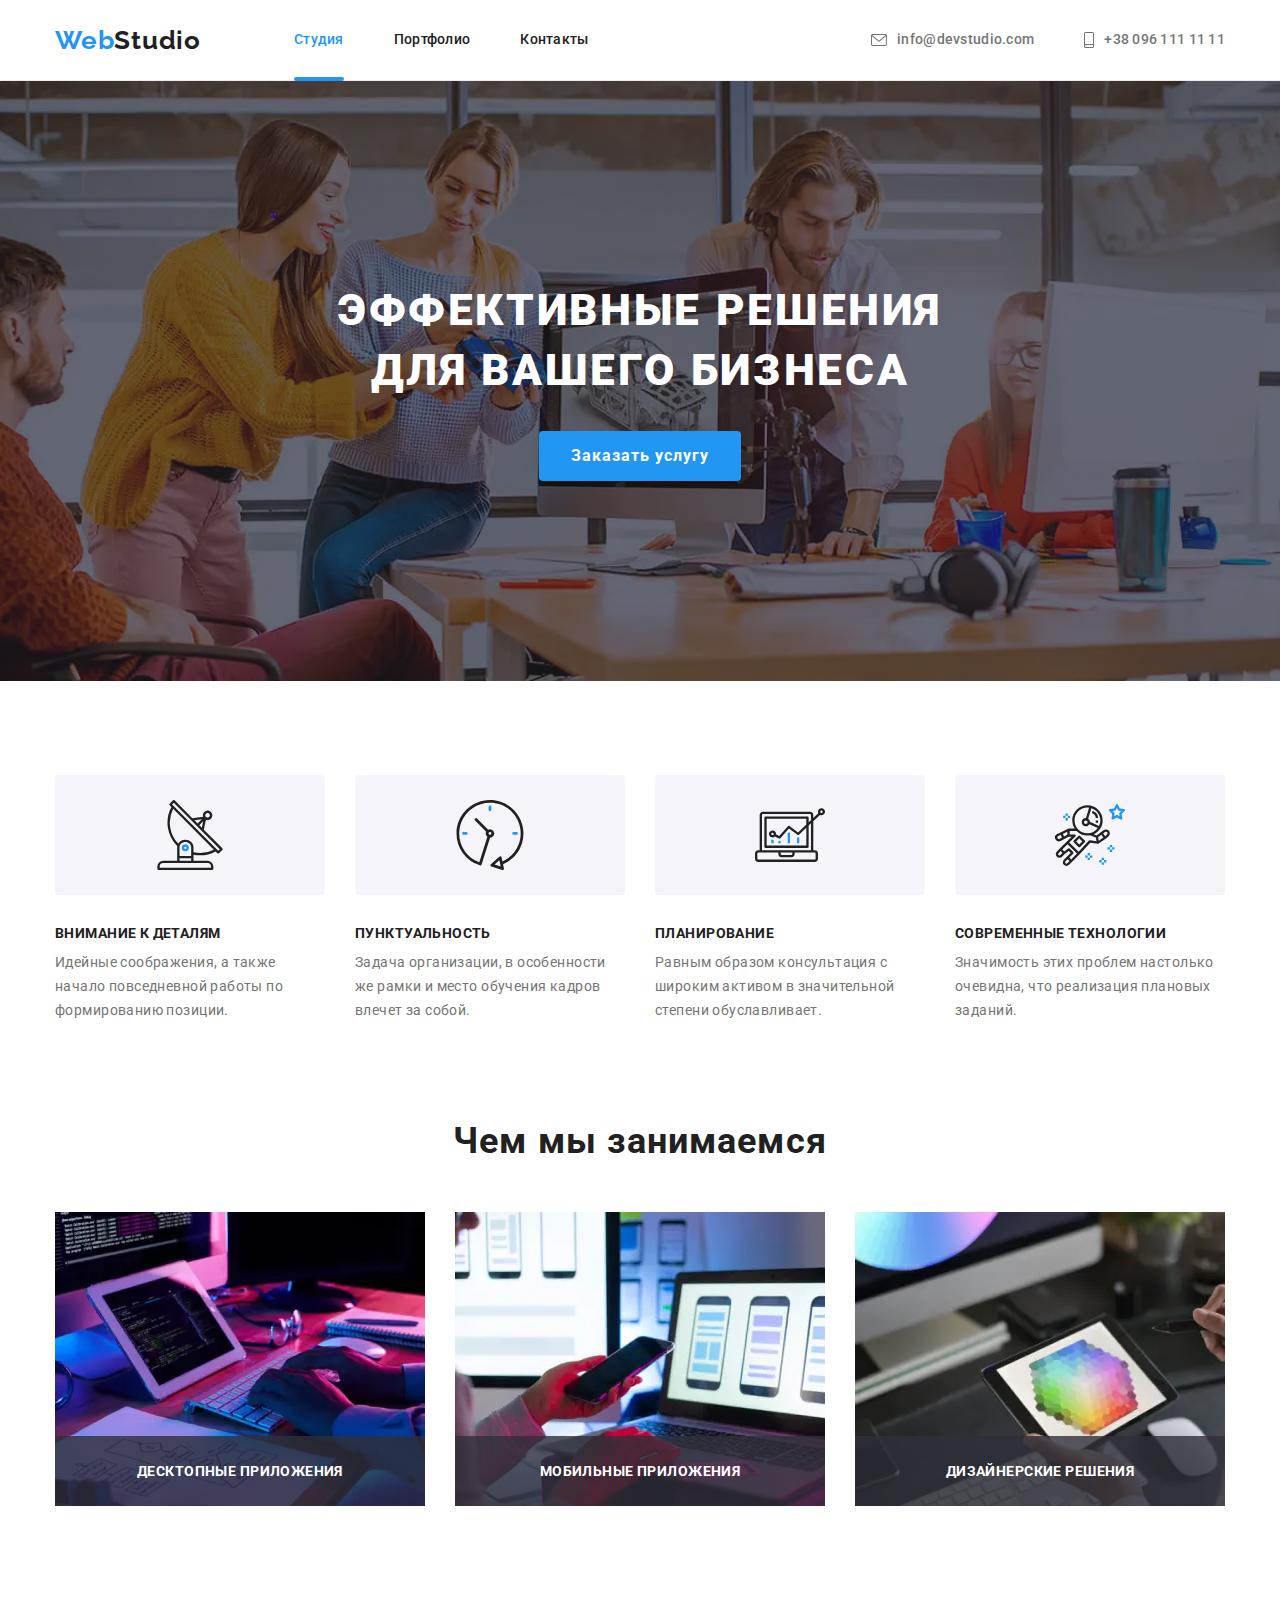
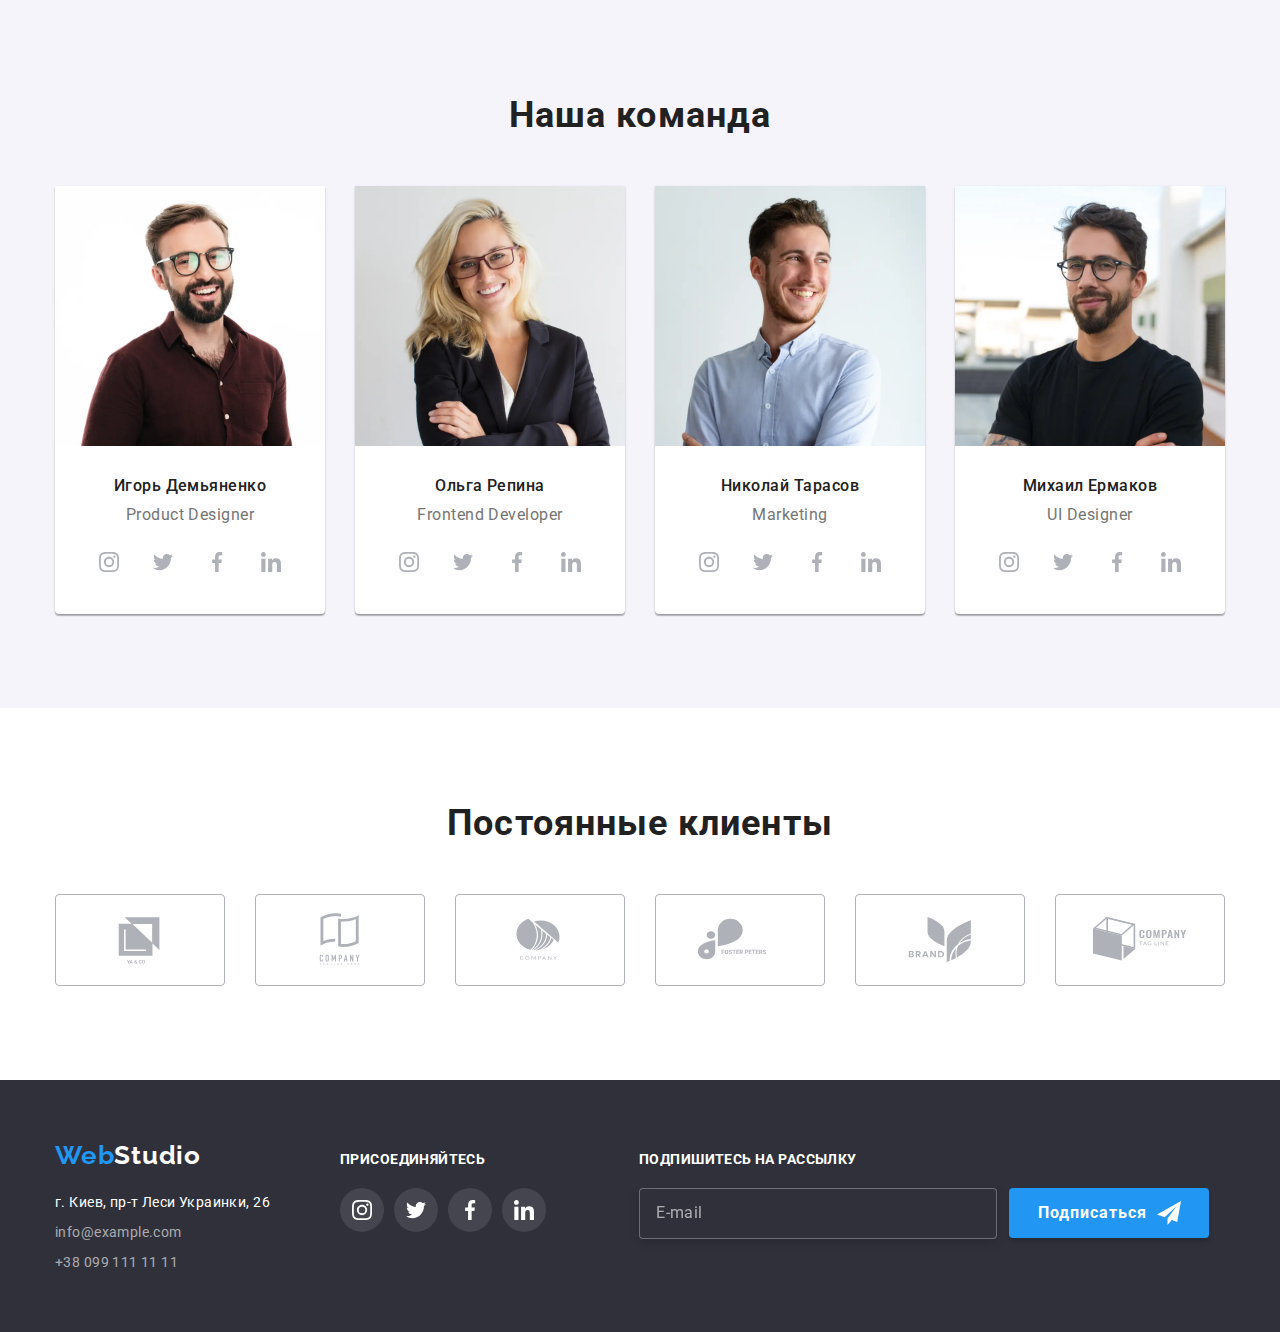
<file: index.html>
<!DOCTYPE html>
<html lang="ru">
	<head>
		<meta charset="UTF-8" />
		<meta http-equiv="X-UA-Compatible" content="IE=edge" />
		<meta name="viewport" content="width=device-width, initial-scale=1.0" />
		<!-- Include modern-normalize -->
		<link
			rel="stylesheet"
			href="https://cdnjs.cloudflare.com/ajax/libs/modern-normalize/1.0.0/modern-normalize.min.css"
		/>
		<!-- Include fonts -->
		<link rel="preconnect" href="https://fonts.googleapis.com" />
		<link rel="preconnect" href="https://fonts.gstatic.com" crossorigin />
		<link
			href="https://fonts.googleapis.com/css2?family=Raleway:wght@700&family=Roboto:wght@400;500;700;900&display=swap"
			rel="stylesheet"
		/>
		<!-- Include my stylesheet -->
		<link rel="stylesheet" href="styles/styles.css" />
		<title>Студия</title>
	</head>
	<body>
		<!--Header-->
		<header class="header">
			<div class="container header-container">
				<nav class="nav">
					<a href="./index.html" class="logo" lang="en">
						<span class="logo-color">Web</span>Studio
					</a>
					<ul class="list nav-list">
						<li class="nav-list-item"><a href="./index.html" class="link nav-link current">Студия</a></li>
						<li class="nav-list-item"><a href="./portfolio.html" class="link nav-link">Портфолио</a></li>
						<li class="nav-list-item"><a href="#contacts" class="link nav-link">Контакты</a></li>
					</ul>
				</nav>
				<ul class="list header-contact-list">
					<li class="header-contact-item">
						<a href="mailto:info@devstudio.com" class="link header-mail" lang="en">
							<svg class="icon header-contact-icon" width="16" height="12">
								<use href="./images/sprite/icons.svg#icon-mail"></use>
							</svg>
							info@devstudio.com
						</a>
					</li>
					<li class="header-contact-item">
						<a href="tel:+380961111111" class="link header-phone">
							<svg class="icon header-contact-icon" width="10" height="16">
								<use href="./images/sprite/icons.svg#icon-phone"></use>
							</svg>
							+38 096 111 11 11
						</a>
					</li>
				</ul>
			</div>
		</header>
		<!--Main container-->
		<main class="main">
			<!--Hero section-->
			<section class="hero-section">
				<div class="container">
					<h1 class="hero-title">Эффективные решения для вашего бизнеса</h1>
					<button type="button" class="btn modal-btn" data-modal-open>Заказать услугу</button>
				</div>
			</section>
			<!--peculiarities list-->
			<section class="section peculiarities-section">
				<div class="container">
					<ul class="list peculiarities-list">
						<li class="peculiarities-list-item">
							<div class="peculiarities-icon-conteiner">
								<svg class="peculiarities-icon" width="70" height="70">
									<use href="./images/sprite/icons.svg#icon-peculiarities1"></use>
								</svg>
							</div>
							<h3 class="peculiarities-title">Внимание к деталям</h3>
							<p class="peculiarities-text">
								Идейные соображения, а также начало повседневной работы по формированию позиции.
							</p>
						</li>
						<li class="peculiarities-list-item">
							<div class="peculiarities-icon-conteiner">
								<svg class="peculiarities-icon" width="70" height="70">
									<use href="./images/sprite/icons.svg#icon-peculiarities2"></use>
								</svg>
							</div>
							<h3 class="peculiarities-title">Пунктуальность</h3>
							<p class="peculiarities-text">
								Задача организации, в особенности же рамки и место обучения кадров влечет за собой.
							</p>
						</li>
						<li class="peculiarities-list-item">
							<div class="peculiarities-icon-conteiner">
								<svg class="peculiarities-icon" width="70" height="70">
									<use href="./images/sprite/icons.svg#icon-peculiarities3"></use>
								</svg>
							</div>
							<h3 class="peculiarities-title">Планирование</h3>
							<p class="peculiarities-text">
								Равным образом консультация с широким активом в значительной степени обуславливает.
							</p>
						</li>
						<li class="peculiarities-list-item">
							<div class="peculiarities-icon-conteiner">
								<svg class="peculiarities-icon" width="70" height="70">
									<use href="./images/sprite/icons.svg#icon-peculiarities4"></use>
								</svg>
							</div>
							<h3 class="peculiarities-title">Современные технологии</h3>
							<p class="peculiarities-text">
								Значимость этих проблем настолько очевидна, что реализация плановых заданий.
							</p>
						</li>
					</ul>
				</div>
			</section>
			<!--activity section-->
			<section class="section activity-section">
				<div class="container">
					<h2 class="section-title">Чем мы занимаемся</h2>
					<ul class="list activity-list">
						<li class="activity-item">
							<img src="./images/activity/activity_img_1.webp" alt="Процесс кодинга" class="activity-img" />
							<div class="activity-overlay">
								<h3 class="activity-item-title">Десктопные приложения</h3>
							</div>
						</li>
						<li class="activity-item">
							<img src="./images/activity/activity_img_2.webp" alt="Выбор дизайна" class="activity-img" />
							<div class="activity-overlay">
								<h3 class="activity-item-title">Мобильные приложения</h3>
							</div>
						</li>
						<li class="activity-item">
							<img src="./images/activity/activity_img_3.webp" alt="Подбор цвета" class="activity-img" />
							<div class="activity-overlay">
								<h3 class="activity-item-title">Дизайнерские решения</h3>
							</div>
						</li>
					</ul>
				</div>
			</section>
			<!--section team-->
			<section class="section team-section">
				<div class="container"></div>
				<h2 class="section-title">Наша команда</h2>
				<ul class="list team-list">
					<li class="team-item">
						<img src="./images/employee/employee_photo_1.webp" alt="Игорь Демьяненко" class="employee-photo" />
						<h3 class="employee-name">Игорь Демьяненко</h3>
						<p class="profession" lang="en">Product Designer</p>
						<ul class="list social-list">
							<li class="social-item">
								<a class="link social-link" href="#" target="_blank" rel="noopener noreferrer">
									<svg class="icon team-social-icon" width="20" height="20">
										<use href="./images/sprite/icons.svg#icon-instagram"></use>
									</svg>
								</a>
							</li>
							<li class="social-item">
								<a class="link social-link" href="#" target="_blank" rel="noopener noreferrer">
									<svg class="icon team-social-icon" width="20" height="20">
										<use href="./images/sprite/icons.svg#icon-twitter"></use>
									</svg>
								</a>
							</li>
							<li class="social-item">
								<a class="link social-link" href="#" target="_blank" rel="noopener noreferrer">
									<svg class="icon team-social-icon" width="20" height="20">
										<use href="./images/sprite/icons.svg#icon-facebook"></use>
									</svg>
								</a>
							</li>
							<li class="social-item">
								<a class="link social-link" href="#" target="_blank" rel="noopener noreferrer">
									<svg class="icon team-social-icon" width="20" height="20">
										<use href="./images/sprite/icons.svg#icon-linkedin"></use>
									</svg>
								</a>
							</li>
						</ul>
					</li>
					<li class="team-item">
						<img src="./images/employee/employee_photo_2.webp" alt="Ольга Репина" class="employee-photo" />
						<h3 class="employee-name">Ольга Репина</h3>
						<p class="profession" lang="en">Frontend Developer</p>
						<ul class="list social-list">
							<li class="social-item">
								<a class="link social-link" href="#" target="_blank" rel="noopener noreferrer">
									<svg class="icon team-social-icon" width="20" height="20">
										<use href="./images/sprite/icons.svg#icon-instagram"></use>
									</svg>
								</a>
							</li>
							<li class="social-item">
								<a class="link social-link" href="#" target="_blank" rel="noopener noreferrer">
									<svg class="icon team-social-icon" width="20" height="20">
										<use href="./images/sprite/icons.svg#icon-twitter"></use>
									</svg>
								</a>
							</li>
							<li class="social-item">
								<a class="link social-link" href="#" target="_blank" rel="noopener noreferrer">
									<svg class="icon team-social-icon" width="20" height="20">
										<use href="./images/sprite/icons.svg#icon-facebook"></use>
									</svg>
								</a>
							</li>
							<li class="social-item">
								<a class="link social-link" href="#" target="_blank" rel="noopener noreferrer">
									<svg class="icon team-social-icon" width="20" height="20">
										<use href="./images/sprite/icons.svg#icon-linkedin"></use>
									</svg>
								</a>
							</li>
						</ul>
					</li>
					<li class="team-item">
						<img src="./images/employee/employee_photo_3.webp" alt="Николай Тарасов" class="employee-photo" />
						<h3 class="employee-name">Николай Тарасов</h3>
						<p class="profession" lang="en">Marketing</p>
						<ul class="list social-list">
							<li class="social-item">
								<a class="link social-link" href="#" target="_blank" rel="noopener noreferrer">
									<svg class="icon team-social-icon" width="20" height="20">
										<use href="./images/sprite/icons.svg#icon-instagram"></use>
									</svg>
								</a>
							</li>
							<li class="social-item">
								<a class="link social-link" href="#" target="_blank" rel="noopener noreferrer">
									<svg class="icon team-social-icon" width="20" height="20">
										<use href="./images/sprite/icons.svg#icon-twitter"></use>
									</svg>
								</a>
							</li>
							<li class="social-item">
								<a class="link social-link" href="#" target="_blank" rel="noopener noreferrer">
									<svg class="icon team-social-icon" width="20" height="20">
										<use href="./images/sprite/icons.svg#icon-facebook"></use>
									</svg>
								</a>
							</li>
							<li class="social-item">
								<a class="link social-link" href="#" target="_blank" rel="noopener noreferrer">
									<svg class="icon team-social-icon" width="20" height="20">
										<use href="./images/sprite/icons.svg#icon-linkedin"></use>
									</svg>
								</a>
							</li>
						</ul>
					</li>
					<li class="team-item">
						<img src="./images/employee/employee_photo_4.webp" alt="Михаил Ермаков" class="employee-photo" />
						<h3 class="employee-name">Михаил Ермаков</h3>
						<p class="profession" lang="en">UI Designer</p>
						<ul class="list social-list">
							<li class="social-item">
								<a class="link social-link" href="#" target="_blank" rel="noopener noreferrer">
									<svg class="icon team-social-icon" width="20" height="20">
										<use href="./images/sprite/icons.svg#icon-instagram"></use>
									</svg>
								</a>
							</li>
							<li class="social-item">
								<a class="link social-link" href="#" target="_blank" rel="noopener noreferrer">
									<svg class="icon team-social-icon" width="20" height="20">
										<use href="./images/sprite/icons.svg#icon-twitter"></use>
									</svg>
								</a>
							</li>
							<li class="social-item">
								<a class="link social-link" href="#" target="_blank" rel="noopener noreferrer">
									<svg class="icon team-social-icon" width="20" height="20">
										<use href="./images/sprite/icons.svg#icon-facebook"></use>
									</svg>
								</a>
							</li>
							<li class="social-item">
								<a class="link social-link" href="#" target="_blank" rel="noopener noreferrer">
									<svg class="icon team-social-icon" width="20" height="20">
										<use href="./images/sprite/icons.svg#icon-linkedin"></use>
									</svg>
								</a>
							</li>
						</ul>
					</li>
				</ul>
			</section>
			<!-- client section -->
			<section class="section">
				<div class="container">
					<h2 class="section-title">Постоянные клиенты</h2>
					<ul class="list client-list">
						<li class="client-item">
							<a class="client-link" href="#" target="_blank" rel="noopener noreferrer">
								<svg class="client-icon" width="106" height="60">
									<use href="./images/sprite/icons.svg#icon-client1"></use>
								</svg>
							</a>
						</li>
						<li class="client-item">
							<a class="client-link" href="#" target="_blank" rel="noopener noreferrer">
								<svg class="client-icon" width="106" height="60">
									<use href="./images/sprite/icons.svg#icon-client2"></use>
								</svg>
							</a>
						</li>
						<li class="client-item">
							<a class="client-link" href="#" target="_blank" rel="noopener noreferrer">
								<svg class="client-icon" width="106" height="60">
									<use href="./images/sprite/icons.svg#icon-client3"></use>
								</svg>
							</a>
						</li>
						<li class="client-item">
							<a class="client-link" href="#" target="_blank" rel="noopener noreferrer">
								<svg class="client-icon" width="106" height="60">
									<use href="./images/sprite/icons.svg#icon-client4"></use>
								</svg>
							</a>
						</li>
						<li class="client-item">
							<a class="client-link" href="#" target="_blank" rel="noopener noreferrer">
								<svg class="client-icon" width="106" height="60">
									<use href="./images/sprite/icons.svg#icon-client5"></use>
								</svg>
							</a>
						</li>
						<li class="client-item">
							<a class="client-link" href="#" target="_blank" rel="noopener noreferrer">
								<svg class="client-icon" width="106" height="60">
									<use href="./images/sprite/icons.svg#icon-client6"></use>
								</svg>
							</a>
						</li>
					</ul>
				</div>
			</section>
		</main>
		<!--Footer-->
		<footer class="footer">
			<div class="container footer-container">
				<div class="footer-contacts">
					<a href="./index.html" class="logo footer-logo" lang="en">
						<span class="logo-color">Web</span>Studio
					</a>
					<address class="studio-address" id="contacts">
						<ul class="list footer-list">
							<li class="footer-list-item">
								<a
									href="https://goo.gl/maps/4ytS35TBkh3mrS6fA"
									target="_blank"
									rel="noopener noreferrer"
									class="link address"
								>
									г. Киев, пр-т Леси Украинки, 26
								</a>
							</li>
							<li class="footer-list-item">
								<a href="mailto:info@example.com" class="link footer-mail" lang="en">info@example.com</a>
							</li>
							<li class="footer-list-item">
								<a href="tel:+380991111111" class="link footer-phone">+38 099 111 11 11</a>
							</li>
						</ul>
					</address>
				</div>
				<div class="footer-social">
					<h3 class="footer-social-title">присоединяйтесь</h3>
					<ul class="list social-list">
						<li class="social-item">
							<a class="link social-link" href="#" target="_blank" rel="noopener noreferrer">
								<svg class="icon footer-social-icon" width="20" height="20">
									<use href="./images/sprite/icons.svg#icon-instagram"></use>
								</svg>
							</a>
						</li>
						<li class="social-item">
							<a class="link social-link" href="#" target="_blank" rel="noopener noreferrer">
								<svg class="icon footer-social-icon" width="20" height="20">
									<use href="./images/sprite/icons.svg#icon-twitter"></use>
								</svg>
							</a>
						</li>
						<li class="social-item">
							<a class="link social-link" href="#" target="_blank" rel="noopener noreferrer">
								<svg class="icon footer-social-icon" width="20" height="20">
									<use href="./images/sprite/icons.svg#icon-facebook"></use>
								</svg>
							</a>
						</li>
						<li class="social-item">
							<a class="link social-link" href="#" target="_blank" rel="noopener noreferrer">
								<svg class="icon footer-social-icon" width="20" height="20">
									<use href="./images/sprite/icons.svg#icon-linkedin"></use>
								</svg>
							</a>
						</li>
					</ul>
				</div>
				<form class="sub-form">
					<label for="sub-email" class="sub-label">Подпишитесь на рассылку</label>
					<div class="email-wrap">
						<input type="email" name="email" placeholder="E-mail" class="sub-email" id="sub-email" required />
						<button type="submit" class="btn sub-btn">
							<span class="btn-desc">Подписаться</span>
							<svg class="icon" width="24" height="24">
								<use href="./images/sprite/icons.svg#icon-send"></use>
							</svg>
						</button>
					</div>
				</form>
			</div>
		</footer>
		<!-- backdrop and modal window -->
		<div class="backdrop is-hidden" data-modal>
			<div class="modal-window">
				<button class="close-modal" type="button" data-modal-close>
					<svg class="icon icon-close" width="18" height="18">
						<use href="./images/sprite/icons.svg#icon-close"></use>
					</svg>
				</button>
				<form class="modal-form">
					<h2 class="modal-form-title">Оставьте свои данные, мы вам перезвоним</h2>
					<label class="modal-form-label">
						<span class="modal-form-desc">Имя</span>
						<div class="input-wrap">
							<input type="text" name="name" class="modal-form-input" required />
							<svg class="icon modal-form-icon" width="18" height="18">
								<use href="./images/sprite/icons.svg#icon-form-user"></use>
							</svg>
						</div>
					</label>
					<label class="modal-form-label">
						<span class="modal-form-desc">Телефон</span>
						<div class="input-wrap">
							<input type="tel" name="tel" class="modal-form-input" required />
							<svg class="icon modal-form-icon" width="18" height="18">
								<use href="./images/sprite/icons.svg#icon-form-tel"></use>
							</svg>
						</div>
					</label>
					<label class="modal-form-label">
						<span class="modal-form-desc">Почта</span>
						<div class="input-wrap">
							<input type="email" name="email" class="modal-form-input" required />
							<svg class="icon modal-form-icon" width="18" height="18">
								<use href="./images/sprite/icons.svg#icon-form-mail"></use>
							</svg>
						</div>
					</label>
					<label class="modal-form-label">
						<span class="modal-form-desc">Комментарий</span>
						<textarea
							name="desc"
							cols="30"
							rows="10"
							class="modal-form-comment modal-form-input"
							placeholder="Введите текст"
						></textarea>
					</label>
					<p class="contract-check">
						<label class="modal-check-label">
							<input type="checkbox" name="check" class="modal-checkbox" required />
							<span class="checkbox-icon"></span>
							<span class="modal-check-desc">
								Соглашаюсь с рассылкой и принимаю
								<a href="#" class="link modal-link">Условия договора</a>
							</span>
						</label>
					</p>
					<button type="submit" class="btn modal-form-btn">Отправить</button>
				</form>
			</div>
		</div>
		<!-- Include js -->
		<script src="./js/modal.js"></script>
	</body>
</html>
</file>
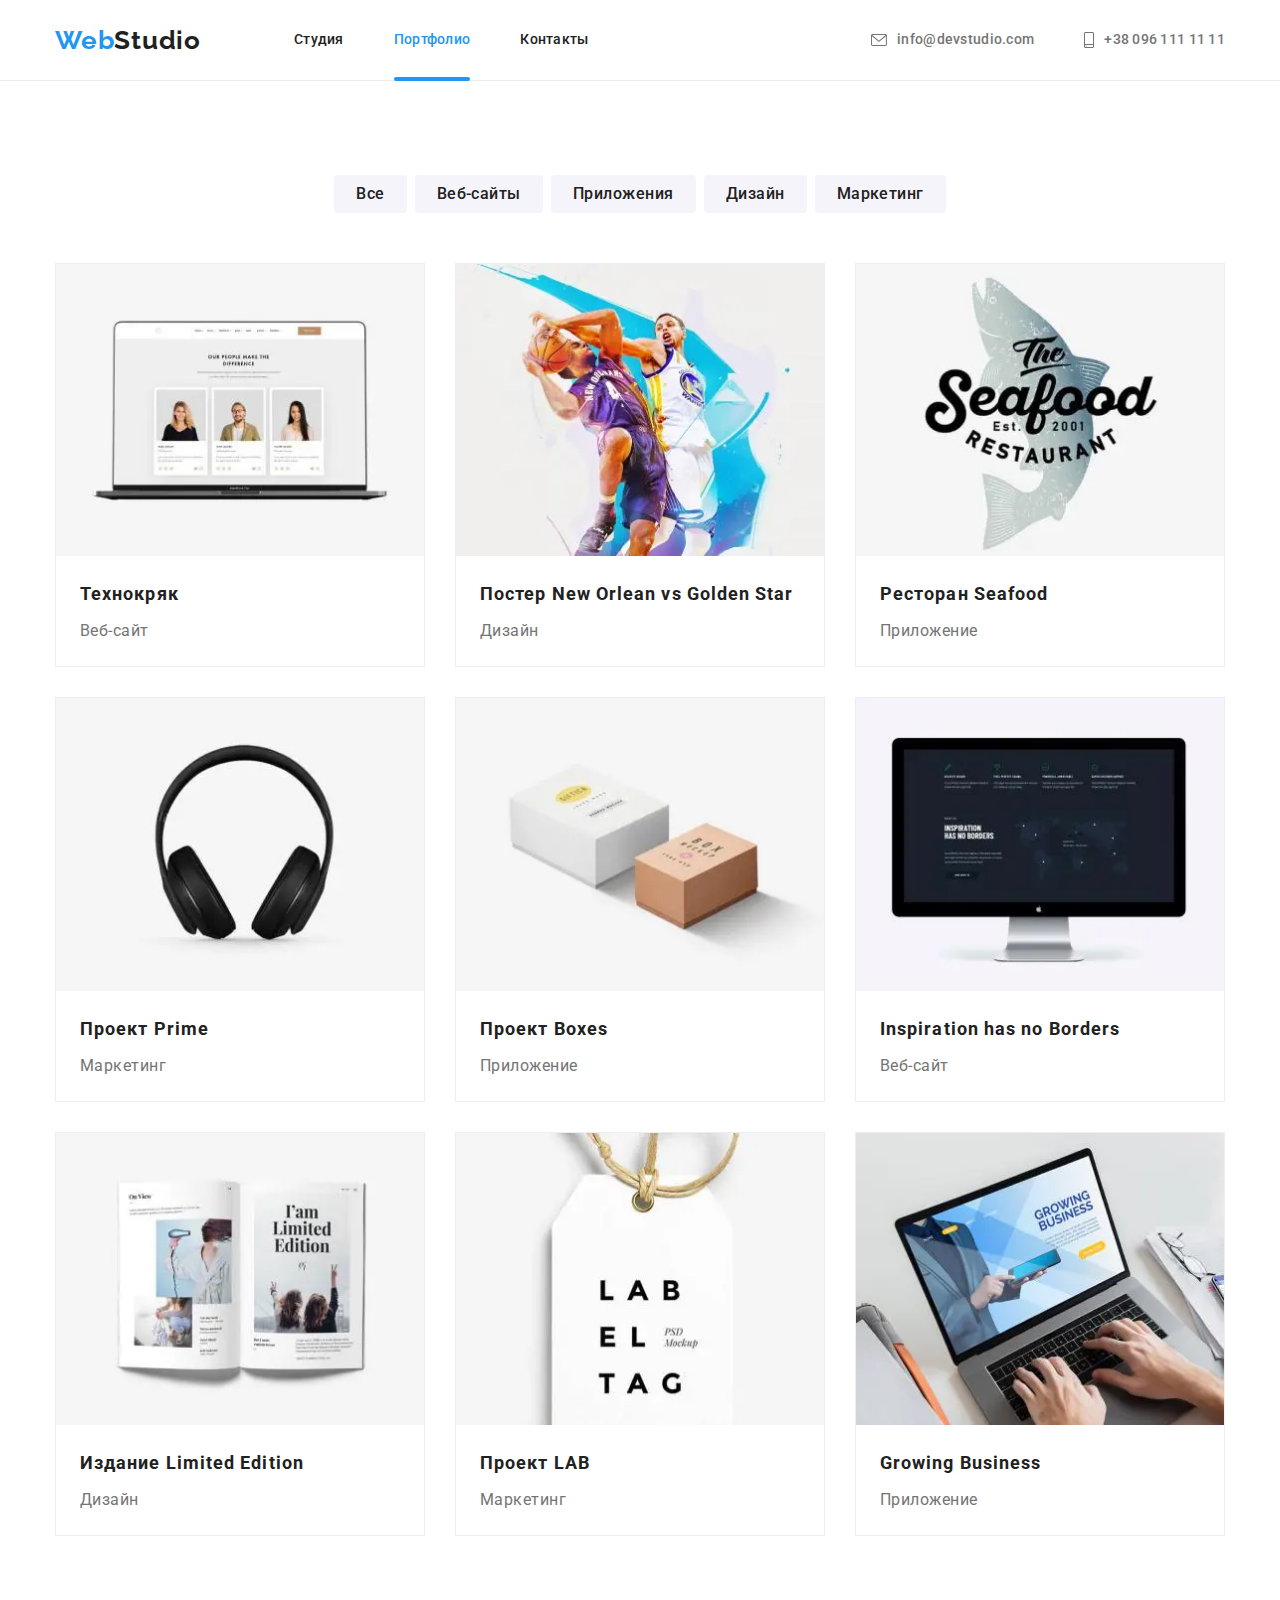
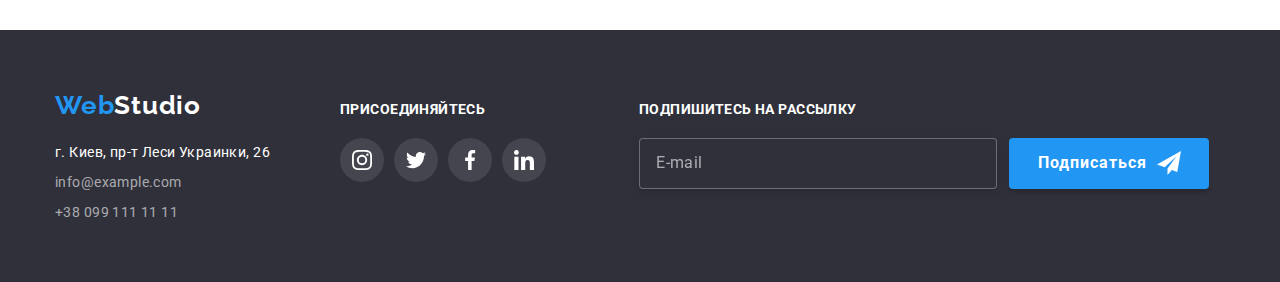
<file: portfolio.html>
<!DOCTYPE html>
<html lang="ru">
	<head>
		<meta charset="UTF-8" />
		<meta http-equiv="X-UA-Compatible" content="IE=edge" />
		<meta name="viewport" content="width=device-width, initial-scale=1.0" />
		<!-- Include modern-normalize -->
		<link
			rel="stylesheet"
			href="https://cdnjs.cloudflare.com/ajax/libs/modern-normalize/1.0.0/modern-normalize.min.css"
		/>
		<!-- Include fonts -->
		<link rel="preconnect" href="https://fonts.googleapis.com" />
		<link rel="preconnect" href="https://fonts.gstatic.com" crossorigin />
		<link
			href="https://fonts.googleapis.com/css2?family=Raleway:wght@700&family=Roboto:wght@400;500;700;900&display=swap"
			rel="stylesheet"
		/>
		<!-- Include my stylesheet -->
		<link rel="stylesheet" href="styles/styles.css" />
		<title>Портфолио</title>
	</head>
	<body>
		<!--Header-->
		<header class="header">
			<div class="container header-container">
				<nav class="nav">
					<a href="./index.html" class="logo" lang="en">
						<span class="logo-color">Web</span>Studio
					</a>
					<ul class="list nav-list">
						<li class="nav-list-item"><a href="./index.html" class="link nav-link">Студия</a></li>
						<li class="nav-list-item"><a href="./portfolio.html" class="link nav-link current">Портфолио</a></li>
						<li class="nav-list-item"><a href="#contacts" class="link nav-link">Контакты</a></li>
					</ul>
				</nav>
				<ul class="list header-contact-list">
					<li class="header-contact-item">
						<a href="mailto:info@devstudio.com" class="link header-mail" lang="en">
							<svg class="icon header-contact-icon" width="16" height="12">
								<use href="./images/sprite/icons.svg#icon-mail"></use>
							</svg>
							info@devstudio.com
						</a>
					</li>
					<li class="header-contact-item">
						<a href="tel:+380961111111" class="link header-phone">
							<svg class="icon header-contact-icon" width="10" height="16">
								<use href="./images/sprite/icons.svg#icon-phone"></use>
							</svg>
							+38 096 111 11 11
						</a>
					</li>
				</ul>
			</div>
		</header>
		<!-- Main container -->
		<main class="main">
			<section class="section portfolio-section">
				<div class="container">
					<h1 class="portfolio-title">Портфолио</h1>
					<!-- Filter -->
					<ul class="list filter-list">
						<li class="filter-list-item"><button type="button" class="btn filter-btn">Все</button></li>
						<li class="filter-list-item"><button type="button" class="btn filter-btn">Веб-сайты</button></li>
						<li class="filter-list-item"><button type="button" class="btn filter-btn">Приложения</button></li>
						<li class="filter-list-item"><button type="button" class="btn filter-btn">Дизайн</button></li>
						<li class="filter-list-item"><button type="button" class="btn filter-btn">Маркетинг</button></li>
					</ul>
					<!-- Projects -->
					<ul class="list project-list">
						<li class="project-list-item">
							<a href="#" class="project-link">
								<div class="project-img-wrap">
									<img
										src="./images/portfolio/img-technocrack.webp"
										alt="Веб-сайт Технокряк"
										class="project-list-img"
									/>
									<div class="project-overlay">
										<p class="project-desc">
											Ресурс предлагает комплексные предложения с разным уровнем функционала и сервисов. Все это
											позволит посетителю получить исчерпывающие сведения о компании или частном лице.
										</p>
									</div>
								</div>
								<div class="project-title-wrap">
									<h2 class="project-title">Технокряк</h2>
									<p class="project-type">Веб-сайт</p>
								</div>
							</a>
						</li>
						<li class="project-list-item">
							<a href="#" class="project-link">
								<div class="project-img-wrap">
									<img
										src="./images/portfolio/img-golden-star.webp"
										alt="Постер New Orlean vs Golden Star"
										class="project-list-img"
									/>
									<div class="project-overlay">
										<p class="project-desc">
											Ресурс предлагает комплексные предложения с разным уровнем функционала и сервисов. Все это
											позволит посетителю получить исчерпывающие сведения о компании или частном лице.
										</p>
									</div>
								</div>
								<div class="project-title-wrap">
									<h2 class="project-title">Постер New Orlean vs Golden Star</h2>
									<p class="project-type">Дизайн</p>
								</div>
							</a>
						</li>
						<li class="project-list-item">
							<a href="#" class="project-link">
								<div class="project-img-wrap">
									<img src="./images/portfolio/img-seafood.webp" alt="Ресторан Seafood" class="project-list-img" />
									<div class="project-overlay">
										<p class="project-desc">
											Ресурс предлагает комплексные предложения с разным уровнем функционала и сервисов. Все это
											позволит посетителю получить исчерпывающие сведения о компании или частном лице.
										</p>
									</div>
								</div>
								<div class="project-title-wrap">
									<h2 class="project-title">Ресторан Seafood</h2>
									<p class="project-type">Приложение</p>
								</div>
							</a>
						</li>
						<li class="project-list-item">
							<a href="#" class="project-link">
								<div class="project-img-wrap">
									<img src="./images/portfolio/img-prime.webp" alt="Проект Prime" class="project-list-img" />
									<div class="project-overlay">
										<p class="project-desc">
											Ресурс предлагает комплексные предложения с разным уровнем функционала и сервисов. Все это
											позволит посетителю получить исчерпывающие сведения о компании или частном лице.
										</p>
									</div>
								</div>
								<div class="project-title-wrap">
									<h2 class="project-title">Проект Prime</h2>
									<p class="project-type">Маркетинг</p>
								</div>
							</a>
						</li>
						<li class="project-list-item">
							<a href="#" class="project-link">
								<div class="project-img-wrap">
									<img src="./images/portfolio/img-boxes.webp" alt="Проект Boxes" class="project-list-img" />
									<div class="project-overlay">
										<p class="project-desc">
											Ресурс предлагает комплексные предложения с разным уровнем функционала и сервисов. Все это
											позволит посетителю получить исчерпывающие сведения о компании или частном лице.
										</p>
									</div>
								</div>
								<div class="project-title-wrap">
									<h2 class="project-title">Проект Boxes</h2>
									<p class="project-type">Приложение</p>
								</div>
							</a>
						</li>
						<li class="project-list-item">
							<a href="#" class="project-link">
								<div class="project-img-wrap">
									<img
										src="./images/portfolio/img-no-borders.webp"
										alt="Веб-сайт Inspiration has no Borders"
										class="project-list-img"
									/>
									<div class="project-overlay">
										<p class="project-desc">
											Ресурс предлагает комплексные предложения с разным уровнем функционала и сервисов. Все это
											позволит посетителю получить исчерпывающие сведения о компании или частном лице.
										</p>
									</div>
								</div>
								<div class="project-title-wrap">
									<h2 class="project-title" lang="en">Inspiration has no Borders</h2>
									<p class="project-type">Веб-сайт</p>
								</div>
							</a>
						</li>
						<li class="project-list-item">
							<a href="#" class="project-link">
								<div class="project-img-wrap">
									<img
										src="./images/portfolio/img-lim-edition.webp"
										alt="Издание Limited Edition"
										class="project-list-img"
									/>
									<div class="project-overlay">
										<p class="project-desc">
											Ресурс предлагает комплексные предложения с разным уровнем функционала и сервисов. Все это
											позволит посетителю получить исчерпывающие сведения о компании или частном лице.
										</p>
									</div>
								</div>
								<div class="project-title-wrap">
									<h2 class="project-title">Издание Limited Edition</h2>
									<p class="project-type">Дизайн</p>
								</div>
							</a>
						</li>
						<li class="project-list-item">
							<a href="#" class="project-link">
								<div class="project-img-wrap">
									<img src="./images/portfolio/img-lab.webp" alt="Проект LAB" class="project-list-img" />
									<div class="project-overlay">
										<p class="project-desc">
											Ресурс предлагает комплексные предложения с разным уровнем функционала и сервисов. Все это
											позволит посетителю получить исчерпывающие сведения о компании или частном лице.
										</p>
									</div>
								</div>
								<div class="project-title-wrap">
									<h2 class="project-title">Проект LAB</h2>
									<p class="project-type">Маркетинг</p>
								</div>
							</a>
						</li>
						<li class="project-list-item">
							<a href="#" class="project-link">
								<div class="project-img-wrap">
									<img src="./images/portfolio/img-growing.webp" alt="Growing Business" class="project-list-img" />
									<div class="project-overlay">
										<p class="project-desc">
											Ресурс предлагает комплексные предложения с разным уровнем функционала и сервисов. Все это
											позволит посетителю получить исчерпывающие сведения о компании или частном лице.
										</p>
									</div>
								</div>
								<div class="project-title-wrap">
									<h2 class="project-title" lang="en">Growing Business</h2>
									<p class="project-type">Приложение</p>
								</div>
							</a>
						</li>
					</ul>
				</div>
			</section>
		</main>
		<!--Footer-->
		<footer class="footer">
			<div class="container footer-container">
				<div class="footer-contacts">
					<a href="./index.html" class="logo footer-logo" lang="en">
						<span class="logo-color">Web</span>Studio
					</a>
					<address class="studio-address" id="contacts">
						<ul class="list footer-list">
							<li class="footer-list-item">
								<a
									href="https://goo.gl/maps/4ytS35TBkh3mrS6fA"
									target="_blank"
									rel="noopener noreferrer"
									class="link address"
								>
									г. Киев, пр-т Леси Украинки, 26
								</a>
							</li>
							<li class="footer-list-item">
								<a href="mailto:info@example.com" class="link footer-mail" lang="en">info@example.com</a>
							</li>
							<li class="footer-list-item">
								<a href="tel:+380991111111" class="link footer-phone">+38 099 111 11 11</a>
							</li>
						</ul>
					</address>
				</div>
				<div class="footer-social">
					<h3 class="footer-social-title">присоединяйтесь</h3>
					<ul class="list social-list">
						<li class="social-item">
							<a class="link social-link" href="#" target="_blank" rel="noopener noreferrer">
								<svg class="icon footer-social-icon" width="20" height="20">
									<use href="./images/sprite/icons.svg#icon-instagram"></use>
								</svg>
							</a>
						</li>
						<li class="social-item">
							<a class="link social-link" href="#" target="_blank" rel="noopener noreferrer">
								<svg class="icon footer-social-icon" width="20" height="20">
									<use href="./images/sprite/icons.svg#icon-twitter"></use>
								</svg>
							</a>
						</li>
						<li class="social-item">
							<a class="link social-link" href="#" target="_blank" rel="noopener noreferrer">
								<svg class="icon footer-social-icon" width="20" height="20">
									<use href="./images/sprite/icons.svg#icon-facebook"></use>
								</svg>
							</a>
						</li>
						<li class="social-item">
							<a class="link social-link" href="#" target="_blank" rel="noopener noreferrer">
								<svg class="icon footer-social-icon" width="20" height="20">
									<use href="./images/sprite/icons.svg#icon-linkedin"></use>
								</svg>
							</a>
						</li>
					</ul>
				</div>
				<form class="sub-form">
					<label for="sub-email" class="sub-label">Подпишитесь на рассылку</label>
					<div class="email-wrap">
						<input type="email" name="email" placeholder="E-mail" class="sub-email" id="sub-email" required />
						<button type="submit" class="btn sub-btn">
							<span class="btn-desc">Подписаться</span>
							<svg class="icon" width="24" height="24">
								<use href="./images/sprite/icons.svg#icon-send"></use>
							</svg>
						</button>
					</div>
				</form>
			</div>
		</footer>
	</body>
</html>
</file>
<file: styles/styles.css>
/* CSS variables */
:root {
	--main-text-color: #212121;
	--hover-link-color: #2196f3;
	--white: #ffffff;
	--dark-bg: #2f303a;
	--grey-text-color: #757575;
	--team-section-bg: #f5f4fa;
	--client-icon: #afb1b8;
	--hover-btn: #188ce8;
	/* animation variables */
	--anim-dur: 250ms;
	--anim-func: cubic-bezier(0.4, 0, 0.2, 1);
}
/* Global styles */
*,
*::before,
*::after {
	margin: 0;
	padding: 0;
}
body {
	font-family: "Roboto", sans-serif;
	font-style: normal;
	color: var(--main-text-color);
}
.link {
	color: var(--main-text-color);
	outline: none;
	text-decoration: none;
	transition: color var(--anim-dur) var(--anim-func);
}
.link:hover,
.link:focus {
	color: var(--hover-link-color);
}
.btn {
	cursor: pointer;
	background-color: var(--hover-link-color);
	box-shadow: 0px 4px 4px rgba(0, 0, 0, 0.15);
	border: none;
	border-radius: 4px;
	font-weight: 700;
	font-size: 16px;
	line-height: 1.88;
	text-align: center;
	letter-spacing: 0.06em;
	color: var(--white);
	transition: background-color var(--anim-dur) var(--anim-func);
}
.btn:hover,
.btn:focus {
	background-color: var(--hover-btn);
}
.container {
	width: 1200px;
	margin: 0 auto;
	padding: 0 15px;
}
.section {
	padding: 94px 0;
}
.section:last-child {
	padding-bottom: 94px;
}
.list {
	list-style-type: none;
	padding: 0;
}
.social-list {
	display: flex;
	max-width: 206px;
}
.peculiarities-list-item:not(:first-child),
.activity-item:not(:first-child),
.team-item:not(:first-child),
.client-item:not(:first-child) {
	margin-left: 30px;
}
.social-item:not(:first-child) {
	margin-left: 10px;
}
.icon {
	display: block;
	line-height: 1;
}
.section-title {
	font-weight: 700;
	font-size: 36px;
	line-height: 1.17;
	text-align: center;
	letter-spacing: 0.03em;
	margin-bottom: 50px;
}
.social-link {
	display: block;
	background-color: rgba(255, 255, 255, 0.1);
	border-radius: 50%;
	padding: 12px;
	outline: none;
	transition: background-color var(--anim-dur) var(--anim-func);
}
.social-link:hover,
.social-link:focus {
	background-color: var(--hover-link-color);
}
/* Header styles */
.header {
	border-bottom: 1px solid #ececec;
}
.header-container {
	display: flex;
	align-items: center;
	justify-content: space-between;
}
.logo {
	font-family: "Raleway", sans-serif;
	font-weight: 700;
	font-size: 26px;
	line-height: 1.19;
	letter-spacing: 0.03em;
	color: var(--main-text-color);
	text-decoration: none;
}
.logo-color {
	color: var(--hover-link-color);
}
.nav {
	display: flex;
	align-items: center;
	min-height: 31px;
}
.nav-list {
	display: flex;
	margin-left: 93px;
}
.nav-list-item:not(:first-child) {
	margin-left: 50px;
}
.nav-link {
	display: block;
	font-weight: 500;
	font-size: 14px;
	line-height: 1.14;
	letter-spacing: 0.02em;
	padding: 32px 0;
}
.current {
	color: var(--hover-link-color);
	position: relative;
}
.current::after {
	content: "";
	position: absolute;
	bottom: -1px;
	left: 0;
	width: 100%;
	height: 4px;
	background: var(--hover-link-color);
	border-radius: 2px;
}
.header-contact-list {
	display: flex;
}
.header-contact-item:not(:first-child) {
	margin-left: 50px;
}
.header-contact-icon {
	margin-right: 10px;
	fill: var(--grey-text-color);
	transition: fill var(--anim-dur) var(--anim-func);
}
.link:hover .header-contact-icon,
.link:focus .header-contact-icon {
	fill: var(--hover-link-color);
}
.header-mail,
.header-phone {
	display: flex;
	align-items: center;
	font-weight: 500;
	font-size: 14px;
	line-height: 1.14;
	letter-spacing: 0.02em;
	color: var(--grey-text-color);
}
/* Main section styles */
/* Order section */
.hero-section {
	background-image: linear-gradient(rgba(47, 48, 58, 0.4), rgba(47, 48, 58, 0.4)), url(../images/hero/hero-bg.webp);
	background-repeat: no-repeat;
	background-position: center;
	background-size: cover;
	background-color: #c4c4c4;
	padding: 200px 0;
	max-width: 1600px;
	margin: 0 auto;
}
.hero-title {
	width: 696px;
	font-weight: 900;
	font-size: 44px;
	line-height: 1.36;
	text-align: center;
	letter-spacing: 0.06em;
	text-transform: uppercase;
	color: var(--white);
	margin: 0 auto;
}
.modal-btn {
	display: block;
	padding: 10px 32px;
	margin: 30px auto 0;
}
/* Peculiarities list */
.peculiarities-section {
	padding-bottom: 0;
}
.peculiarities-list {
	display: flex;
}
.peculiarities-list-item {
	max-width: 270px;
}
.peculiarities-icon-conteiner {
	display: flex;
	padding: 25px 100px;
	background: #f5f4fa;
	border-radius: 4px;
}
.peculiarities-icon {
	display: block;
}
.peculiarities-title {
	font-weight: 700;
	font-size: 14px;
	line-height: 1.15;
	letter-spacing: 0.03em;
	text-transform: uppercase;
	margin-top: 30px;
}
.peculiarities-text {
	font-size: 14px;
	line-height: 1.71;
	letter-spacing: 0.03em;
	color: var(--grey-text-color);
	margin-top: 10px;
	min-height: 75px;
}
/* activity section */
.activity-list {
	display: flex;
	flex-basis: 100%;
}
.activity-item {
	position: relative;
}
.activity-img {
	display: block;
	width: 100%;
	height: auto;
}
.activity-overlay {
	position: absolute;
	left: 0;
	bottom: 0;
	width: 100%;
	padding: 27px 0;
	background: rgba(47, 48, 58, 0.8);
}
.activity-item-title {
	font-weight: 700;
	font-size: 14px;
	line-height: 16px;
	text-align: center;
	letter-spacing: 0.03em;
	text-transform: uppercase;
	color: var(--white);
}
/* team section */
.team-section {
	display: flex;
	flex-direction: column;
	align-items: center;
	background: var(--team-section-bg);
	min-width: 100%;
}
.team-list {
	display: flex;
}
.team-item {
	max-width: 270px;
	background: var(--white);
	/* material shadow v1 */
	box-shadow: 0px 1px 3px rgba(0, 0, 0, 0.12), 0px 1px 1px rgba(0, 0, 0, 0.14), 0px 2px 1px rgba(0, 0, 0, 0.2);
	border-radius: 0px 0px 4px 4px;
	padding-bottom: 30px;
}
.employee-photo {
	display: block;
	width: 100%;
	height: auto;
}
.employee-name {
	font-weight: 500;
	font-size: 16px;
	line-height: 1.19;
	text-align: center;
	letter-spacing: 0.03em;
	margin-top: 30px;
}
.profession {
	font-size: 16px;
	line-height: 1.19;
	text-align: center;
	letter-spacing: 0.03em;
	color: var(--grey-text-color);
	margin-top: 10px;
}
.team-item .social-list {
	margin: 16px auto 0;
}
.team-social-icon {
	fill: var(--client-icon);
	transition: fill var(--anim-dur) var(--anim-func);
}
/* client section */
.client-list {
	display: flex;
	align-items: center;
}
.team-item .social-link:hover .team-social-icon,
.team-item .social-link:focus .team-social-icon {
	fill: var(--white);
}
/* client section */
.client-item {
	width: 170px;
	height: 92px;
}
.client-link {
	border: 1px solid var(--client-icon);
	border-radius: 4px;
	display: flex;
	align-items: center;
	justify-content: center;
	outline: none;
	width: 100%;
	height: 100%;
	transition: border-color var(--anim-dur) var(--anim-func);
}
.client-link:hover,
.client-link:focus {
	border-color: var(--hover-link-color);
}
.client-icon {
	fill: var(--client-icon);
	transition: fill var(--anim-dur) var(--anim-func);
}
.client-link:hover .client-icon,
.client-link:focus .client-icon {
	fill: var(--hover-link-color);
}
/* Portfolio */
.portfolio-section {
	flex-direction: column;
	align-items: center;
}
.portfolio-title {
	display: none;
}
.filter-list {
	display: flex;
	justify-content: center;
}
.filter-list-item:not(:first-child) {
	margin-left: 8px;
}
.filter-btn {
	background-color: #f5f4fa;
	border: none;
	outline: none;
	border-radius: 4px;
	font-family: inherit;
	font-style: inherit;
	font-weight: 500;
	font-size: 16px;
	line-height: 1.62;
	text-align: center;
	letter-spacing: 0.03em;
	color: var(--main-text-color);
	padding: 6px 22px;
	box-shadow: none;
	transition: background-color var(--anim-dur) var(--anim-func), box-shadow var(--anim-dur) var(--anim-func),
		color var(--anim-dur) var(--anim-func);
}
.filter-btn:hover,
.filter-btn:focus {
	background-color: var(--hover-link-color);
	/* shadow-middle */
	box-shadow: 0px 3px 1px rgba(0, 0, 0, 0.1), 0px 1px 2px rgba(0, 0, 0, 0.08), 0px 2px 2px rgba(0, 0, 0, 0.12);
	color: var(--white);
}
.project-list {
	display: flex;
	flex-wrap: wrap;
	margin-top: 50px;
}
.project-list-item {
	flex-basis: 370px;
	max-width: 370px;
	border: 1px solid #eeeeee;
}
.project-list-item:not(:nth-child(3n + 1)) {
	margin-left: 30px;
}
.project-list-item:nth-child(n + 4) {
	margin-top: 30px;
}
.project-link {
	display: block;
	text-decoration: none;
	outline: none;
	color: var(--main-text-color);
	box-shadow: none;
	transition: box-shadow var(--anim-dur) var(--anim-func);
}
.project-link:hover,
.project-link:focus {
	box-shadow: 0px 1px 1px rgba(0, 0, 0, 0.12), 0px 4px 4px rgba(0, 0, 0, 0.06), 1px 4px 6px rgba(0, 0, 0, 0.16);
}
.project-img-wrap {
	position: relative;
	overflow: hidden;
}
.project-list-img {
	display: block;
	width: 100%;
	height: auto;
}
.project-overlay {
	position: absolute;
	top: 100%;
	left: 0;
	width: 100%;
	height: 100%;
	padding: 63px 24px;
	background: rgba(33, 150, 243, 0.9);
	transform: translateY(0);
	transition: transform var(--anim-dur) var(--anim-func);
}
.project-link:hover .project-overlay,
.project-link:focus .project-overlay {
	transform: translateY(-100%);
}
.project-desc {
	font-size: 18px;
	line-height: 1.56;
	letter-spacing: 0.03em;
	color: var(--white);
}
.project-title-wrap {
	padding: 20px 24px;
}
.project-title {
	font-weight: 700;
	font-size: 18px;
	line-height: 2;
	letter-spacing: 0.06em;
}
.project-type {
	font-size: 16px;
	line-height: 1.88;
	letter-spacing: 0.03em;
	color: var(--grey-text-color);
	margin-top: 4px;
}
/* Footer styles */
.footer {
	background: var(--dark-bg);
	padding: 60px 0;
}
.footer-container {
	display: flex;
	align-items: flex-start;
}
.footer-logo {
	color: var(--white);
}
.studio-address {
	font-style: normal;
	font-size: 14px;
	line-height: 1.71;
	letter-spacing: 0.03em;
	margin-top: 20px;
}
.footer-list-item {
	max-height: 21px;
}
.footer-list-item:not(:first-child) {
	margin-top: 9px;
}
.address {
	color: var(--white);
}
.footer-mail,
.footer-phone {
	color: rgba(255, 255, 255, 0.6);
}
.footer-social {
	padding-top: 12px;
	margin-left: 70px;
}
.footer-social-title {
	font-weight: 700;
	font-size: 14px;
	line-height: 1.14;
	letter-spacing: 0.03em;
	text-transform: uppercase;
	color: var(--white);
}
.footer-social > .social-list {
	margin-top: 20px;
}
.footer-social-icon {
	fill: var(--white);
}
.sub-form {
	display: block;
	padding-top: 12px;
	margin-left: 93px;
}
.sub-label {
	display: block;
	font-weight: 700;
	font-size: 14px;
	line-height: 1.14;
	letter-spacing: 0.03em;
	text-transform: uppercase;
	color: var(--white);
	margin-bottom: 20px;
}
.email-wrap {
	display: flex;
	align-items: center;
}
.sub-email {
	width: 358px;
	padding: 15px 16px;
	background-color: var(--dark-bg);
	border: 1px solid rgba(255, 255, 255, 0.3);
	filter: drop-shadow(0px 4px 4px rgba(0, 0, 0, 0.15));
	border-radius: 4px;
	outline: none;
	color: var(--white);
	transition: border-color var(--anim-dur) var(--anim-func);
}
.sub-email::placeholder {
	color: rgba(255, 255, 255, 0.6);
	letter-spacing: 0.03em;
}
.sub-email:hover,
.sub-email:focus {
	border-color: var(--hover-link-color);
}
.sub-btn {
	padding: 10px 28px 10px 29px;
	margin-left: 12px;
	display: flex;
	align-items: center;
}
.btn-desc {
	margin-right: 10px;
}
/* backdrop */
.backdrop {
	width: 100vw;
	height: 100vh;
	background: rgba(0, 0, 0, 0.2);
	position: fixed;
	top: 0;
	left: 0;
	opacity: 1;
	transition: opacity var(--anim-dur) var(--anim-func);
}
.is-hidden {
	opacity: 0;
	pointer-events: none;
}
.modal-window {
	position: fixed;
	top: 50%;
	left: 50%;
	transform: translate(-50%, -50%);
	width: 528px;
	height: 581px;
	background-color: var(--white);
	box-shadow: 0px 1px 3px rgba(0, 0, 0, 0.12), 0px 1px 1px rgba(0, 0, 0, 0.14), 0px 2px 1px rgba(0, 0, 0, 0.2);
	border-radius: 4px;
	padding: 40px;
}
.close-modal {
	padding: 5px;
	background: #ffffff;
	border: 1px solid rgba(0, 0, 0, 0.1);
	border-radius: 50%;
	position: absolute;
	right: 8px;
	top: 8px;
	cursor: pointer;
	transition: color var(--anim-dur) var(--anim-func);
}
.icon-close {
	fill: currentColor;
}
.close-modal:hover,
.close-modal:focus {
	color: var(--hover-link-color);
}
.modal-form {
	display: block;
}
.modal-form-title {
	margin-bottom: 12px;
	font-size: 20px;
	line-height: 1.15;
	text-align: center;
	letter-spacing: 0.03em;
	color: var(--main-text-color);
}
.modal-form-desc {
	display: block;
	font-weight: 400;
	font-size: 12px;
	line-height: 1.17;
	letter-spacing: 0.01em;
	color: var(--grey-text-color);
	margin-bottom: 4px;
}
.input-wrap {
	position: relative;
}
.modal-form-input {
	display: block;
	margin-bottom: 10px;
	padding: 12px;
	padding-left: 42px;
	width: 100%;
	height: 40px;
	border: 1px solid rgba(33, 33, 33, 0.2);
	border-radius: 4px;
	font-size: 16px;
	outline: none;
	line-height: 1;
	transition: border-color var(--anim-dur) var(--anim-func);
}
.modal-form-input:hover,
.modal-form-input:focus {
	border-color: var(--hover-link-color);
}
.modal-form-icon {
	position: absolute;
	top: 50%;
	left: 12px;
	transform: translateY(-50%);
	fill: currentColor;
	transition: fill var(--anim-dur) var(--anim-func);
}
.modal-form-input:hover + .modal-form-icon,
.modal-form-input:focus + .modal-form-icon {
	fill: var(--hover-link-color);
}
.modal-form-comment {
	resize: none;
	height: 120px;
	padding: 12px 16px;
}
.modal-form-comment::placeholder {
	font-size: 12px;
	line-height: 1.17;
	letter-spacing: 0.01em;
	color: rgba(117, 117, 117, 0.5);
}
.contract-check {
	margin-top: 20px;
	font-size: 14px;
	line-height: 1.71;
	letter-spacing: 0.03em;
}
.modal-check-label {
	padding-left: 24px;
	position: relative;
	padding-left: 36px;
	color: var(--grey-text-color);
}
.modal-checkbox {
	-webkit-appearance: none;
	-moz-appearance: none;
	appearance: none;
	position: absolute;
}
.modal-checkbox:checked + .checkbox-icon {
	background-image: url("../images/sprite/check.svg");
}
.checkbox-icon {
	display: inline-block;
	width: 16px;
	height: 15px;
	position: absolute;
	top: 50%;
	left: 12px;
	transform: translateY(-50%);
	background-image: url("../images/sprite/check-border.svg");
}
.modal-link {
	text-decoration: underline;
	color: var(--hover-link-color);
}
.modal-form-btn {
	display: block;
	margin: 30px auto 0;
	padding: 10px 55px 10px 56px;
}
</file>
